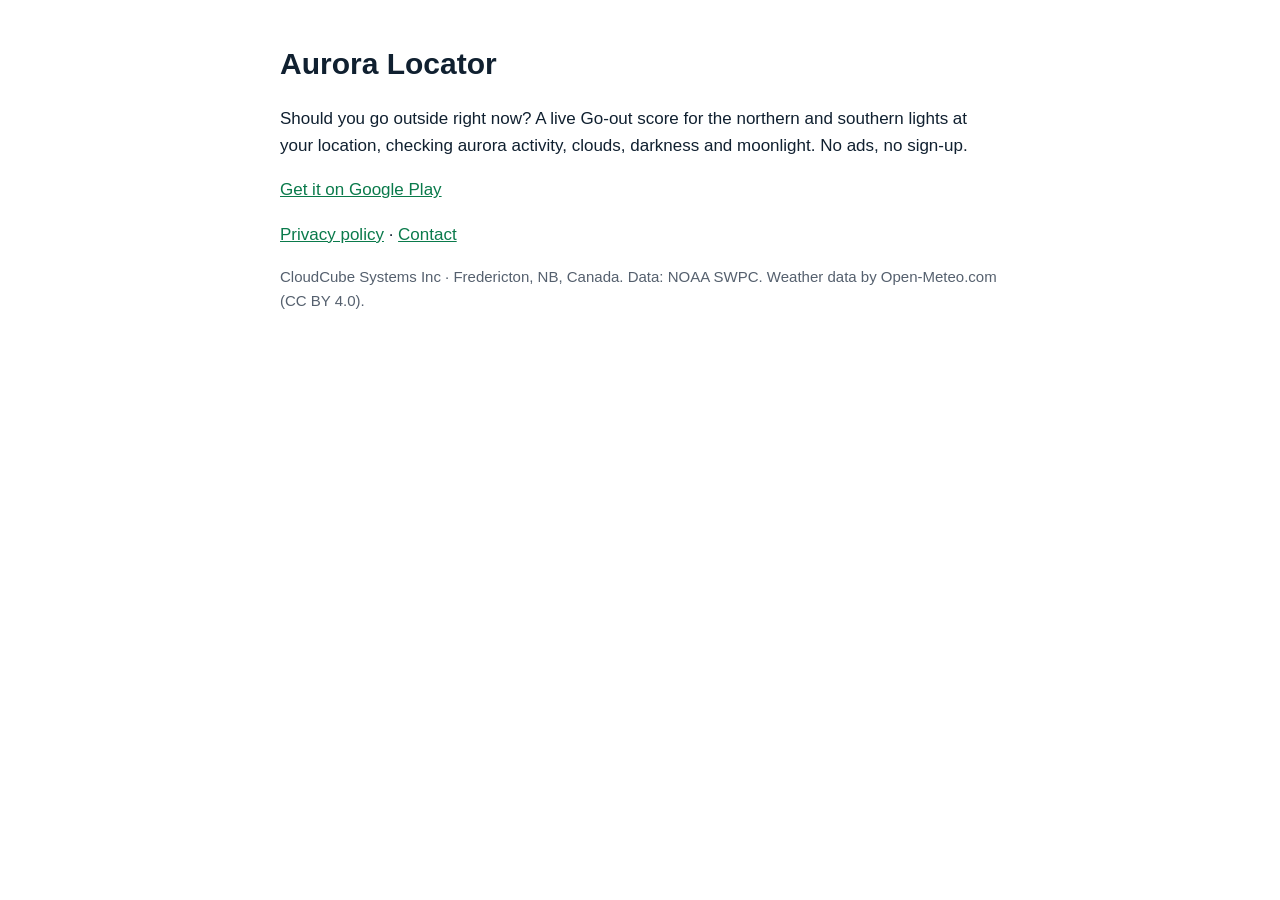
<file: index.html>
<!DOCTYPE html>
<html lang="en">
<head>
<meta charset="utf-8">
<meta name="viewport" content="width=device-width, initial-scale=1">
<title>Aurora Locator</title>
<link rel="stylesheet" href="style.css">
</head>
<body>
<main>
<h1>Aurora Locator</h1>
<p>Should you go outside right now? A live Go-out score for the northern and southern lights at your location,
checking aurora activity, clouds, darkness and moonlight. No ads, no sign-up.</p>
<p><a href="https://play.google.com/store/apps/details?id=com.aurora.locator.app">Get it on Google Play</a></p>
<p><a href="privacy.html">Privacy policy</a> · <a href="mailto:cloudcubesystems@gmail.com">Contact</a></p>
<p class="muted">CloudCube Systems Inc · Fredericton, NB, Canada. Data: NOAA SWPC. Weather data by Open-Meteo.com (CC BY 4.0).</p>
</main>
</body>
</html>
</file>
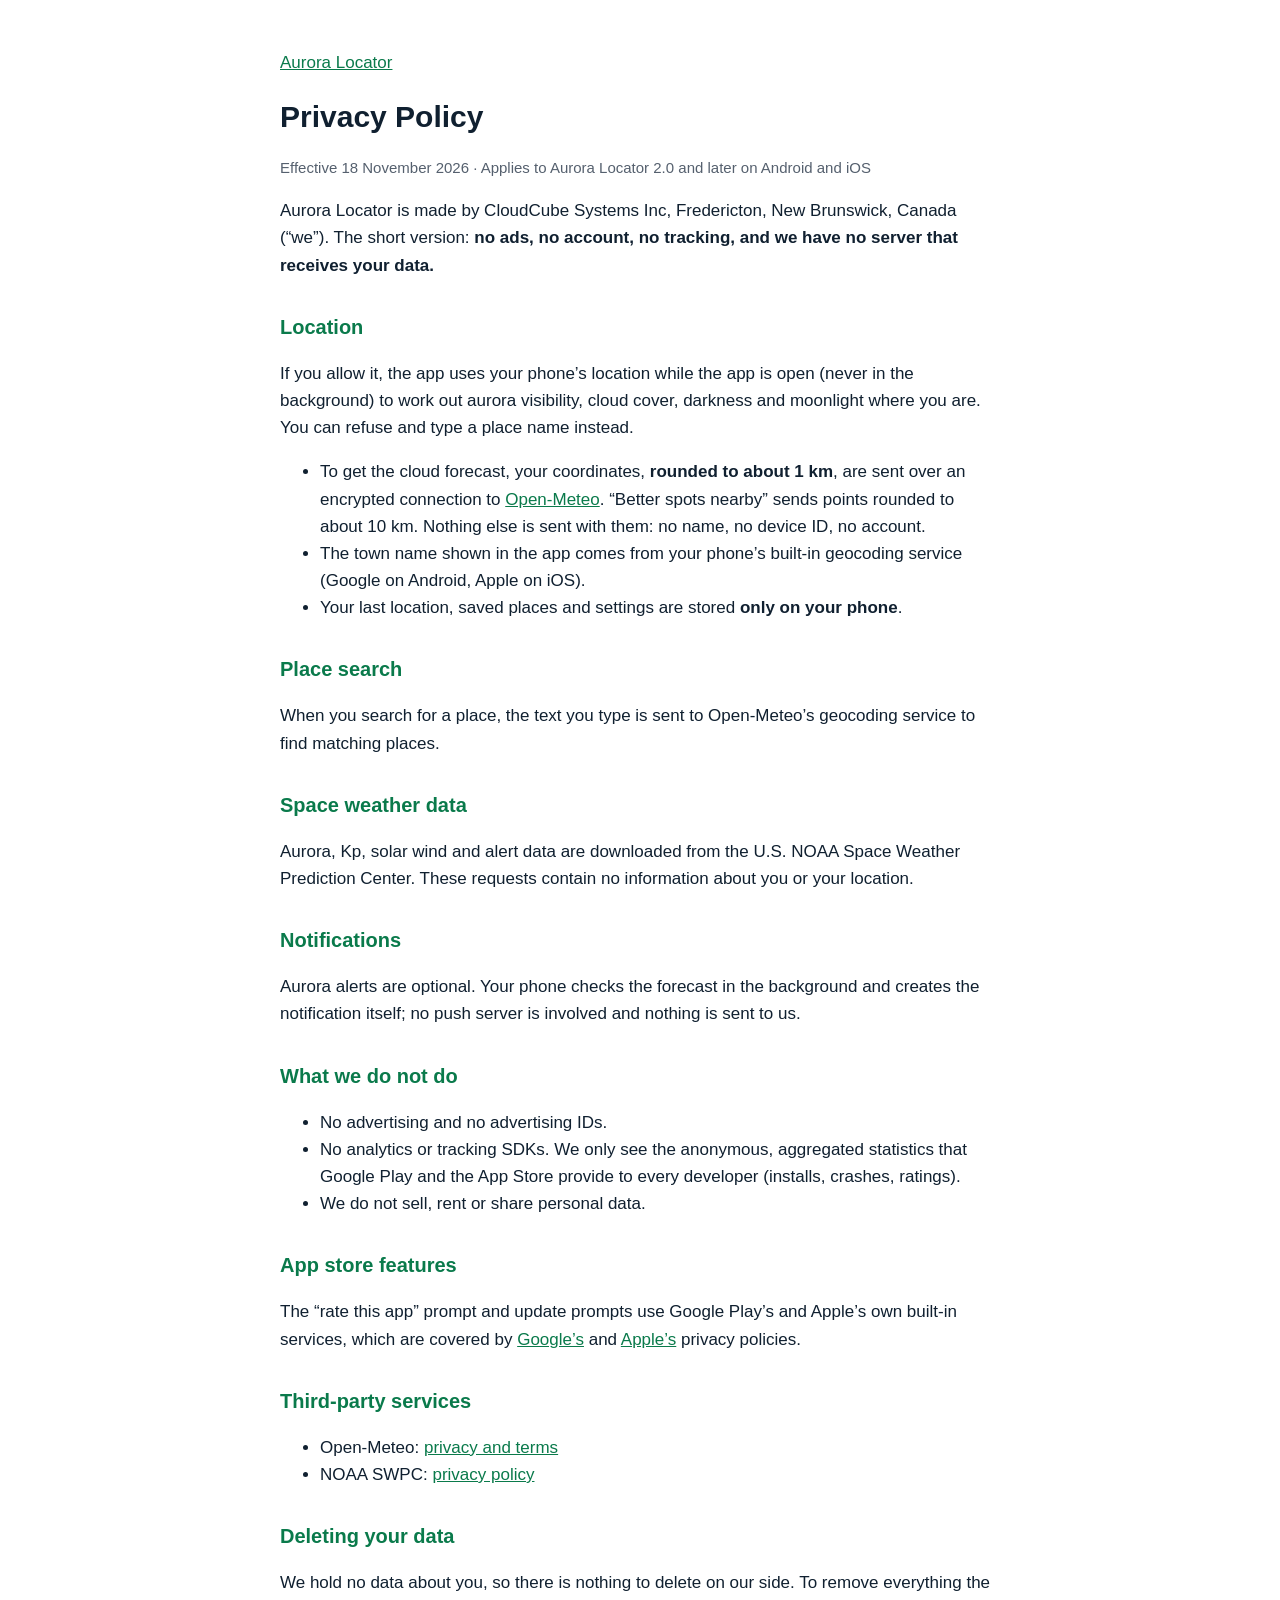
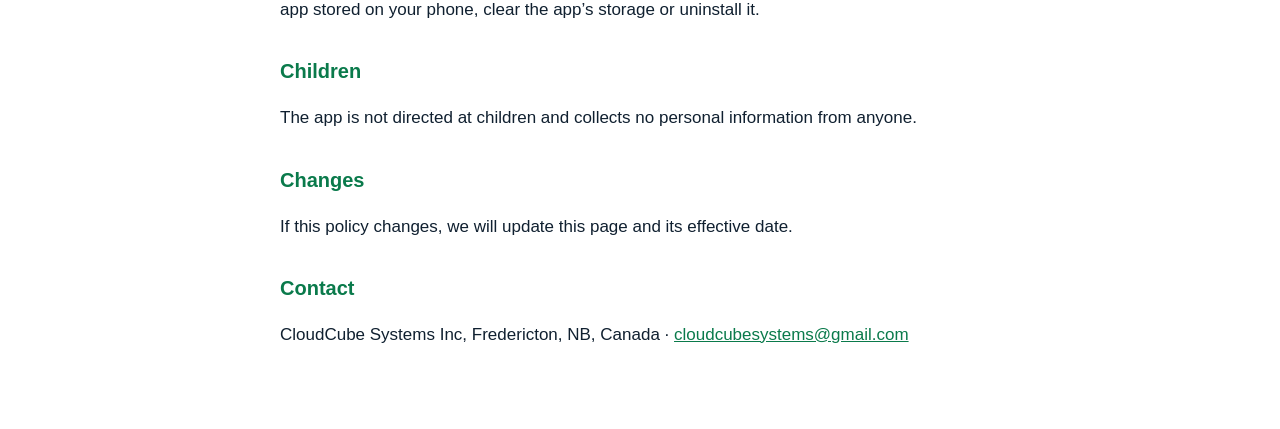
<file: privacy.html>
<!DOCTYPE html>
<html lang="en">
<head>
<meta charset="utf-8">
<meta name="viewport" content="width=device-width, initial-scale=1">
<title>Aurora Locator – Privacy Policy</title>
<link rel="stylesheet" href="style.css">
</head>
<body>
<main>
<p><a href="./">Aurora Locator</a></p>
<h1>Privacy Policy</h1>
<p class="muted">Effective 18 November 2026 · Applies to Aurora Locator 2.0 and later on Android and iOS</p>

<p>Aurora Locator is made by CloudCube Systems Inc, Fredericton, New Brunswick, Canada (“we”). The short version:
<strong>no ads, no account, no tracking, and we have no server that receives your data.</strong></p>

<h2>Location</h2>
<p>If you allow it, the app uses your phone’s location while the app is open (never in the background) to work out
aurora visibility, cloud cover, darkness and moonlight where you are. You can refuse and type a place name instead.</p>
<ul>
<li>To get the cloud forecast, your coordinates, <strong>rounded to about 1 km</strong>, are sent over an encrypted
connection to <a href="https://open-meteo.com/">Open-Meteo</a>. “Better spots nearby” sends points rounded to about
10 km. Nothing else is sent with them: no name, no device ID, no account.</li>
<li>The town name shown in the app comes from your phone’s built-in geocoding service (Google on Android, Apple on iOS).</li>
<li>Your last location, saved places and settings are stored <strong>only on your phone</strong>.</li>
</ul>

<h2>Place search</h2>
<p>When you search for a place, the text you type is sent to Open-Meteo’s geocoding service to find matching places.</p>

<h2>Space weather data</h2>
<p>Aurora, Kp, solar wind and alert data are downloaded from the U.S. NOAA Space Weather Prediction Center. These
requests contain no information about you or your location.</p>

<h2>Notifications</h2>
<p>Aurora alerts are optional. Your phone checks the forecast in the background and creates the notification itself;
no push server is involved and nothing is sent to us.</p>

<h2>What we do not do</h2>
<ul>
<li>No advertising and no advertising IDs.</li>
<li>No analytics or tracking SDKs. We only see the anonymous, aggregated statistics that Google Play and the App Store
provide to every developer (installs, crashes, ratings).</li>
<li>We do not sell, rent or share personal data.</li>
</ul>

<h2>App store features</h2>
<p>The “rate this app” prompt and update prompts use Google Play’s and Apple’s own built-in services, which are covered
by <a href="https://policies.google.com/privacy">Google’s</a> and <a href="https://www.apple.com/legal/privacy/">Apple’s</a>
privacy policies.</p>

<h2>Third-party services</h2>
<ul>
<li>Open-Meteo: <a href="https://open-meteo.com/en/terms#privacy">privacy and terms</a></li>
<li>NOAA SWPC: <a href="https://www.weather.gov/privacy">privacy policy</a></li>
</ul>

<h2>Deleting your data</h2>
<p>We hold no data about you, so there is nothing to delete on our side. To remove everything the app stored on your
phone, clear the app’s storage or uninstall it.</p>

<h2>Children</h2>
<p>The app is not directed at children and collects no personal information from anyone.</p>

<h2>Changes</h2>
<p>If this policy changes, we will update this page and its effective date.</p>

<h2>Contact</h2>
<p>CloudCube Systems Inc, Fredericton, NB, Canada · <a href="mailto:cloudcubesystems@gmail.com">cloudcubesystems@gmail.com</a></p>
</main>
</body>
</html>
</file>
<file: style.css>
:root { color-scheme: dark light; }
body { margin: 0; background: #000; color: #e8eef7; font: 17px/1.6 -apple-system, "Segoe UI", Roboto, sans-serif; }
main { max-width: 720px; margin: 0 auto; padding: 32px 20px 64px; }
h1 { font-size: 30px; margin: 8px 0 4px; }
h2 { font-size: 20px; margin-top: 32px; color: #4cf2a0; }
a { color: #4cf2a0; }
.muted { color: #9aa7b8; font-size: 15px; }
@media (prefers-color-scheme: light) {
  body { background: #fff; color: #102030; }
  h2, a { color: #0a7a4b; }
  .muted { color: #55606e; }
}
</file>
